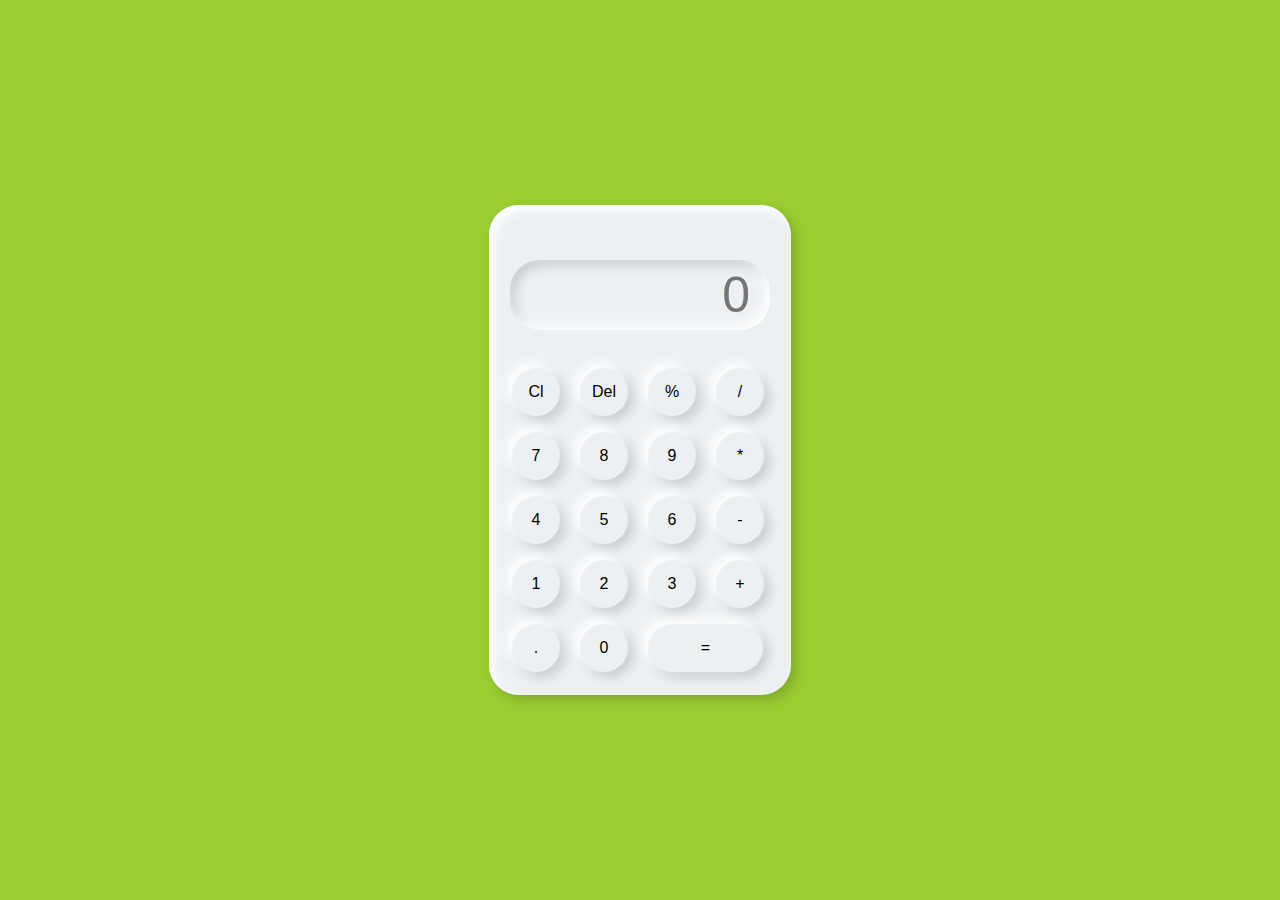
<file: Calculator/index.html>
<!DOCTYPE html>
<html lang="en">
<head>
    <meta charset="UTF-8">
    <meta name="viewport" content="width=device-width, initial-scale=1.0">
    <title>Calculator</title>
    <link rel="stylesheet" href="style.css">
</head>
<body>
    <div class="container">
        <div class="calculator">
            <input type="text" placeholder="0" id="output-screen">
            <button onclick="Clear()">Cl</button>
            <button onclick="del()">Del</button>
            <button onclick="display('%')">%</button>
            <button onclick="display('/')">/</button>
            <button onclick="display('7')">7</button>
            <button onclick="display('8')">8</button>
            <button onclick="display('9')">9</button>
            <button onclick="display('*')">*</button>
            <button onclick="display('4')">4</button>
            <button onclick="display('5')">5</button>
            <button onclick="display('6')">6</button>
            <button onclick="display('-')">-</button>
            <button onclick="display('1')">1</button>
            <button onclick="display('2')">2</button>
            <button onclick="display('3')">3</button>
            <button onclick="display('+')">+</button>
            <button onclick="display('.')">.</button>
            <button onclick="display('0')">0</button>
            <button onclick="calculate()" class="equal">=</button>
        </div>
    </div>
    <script src="script.js"></script>
</body>
</html>
</file>
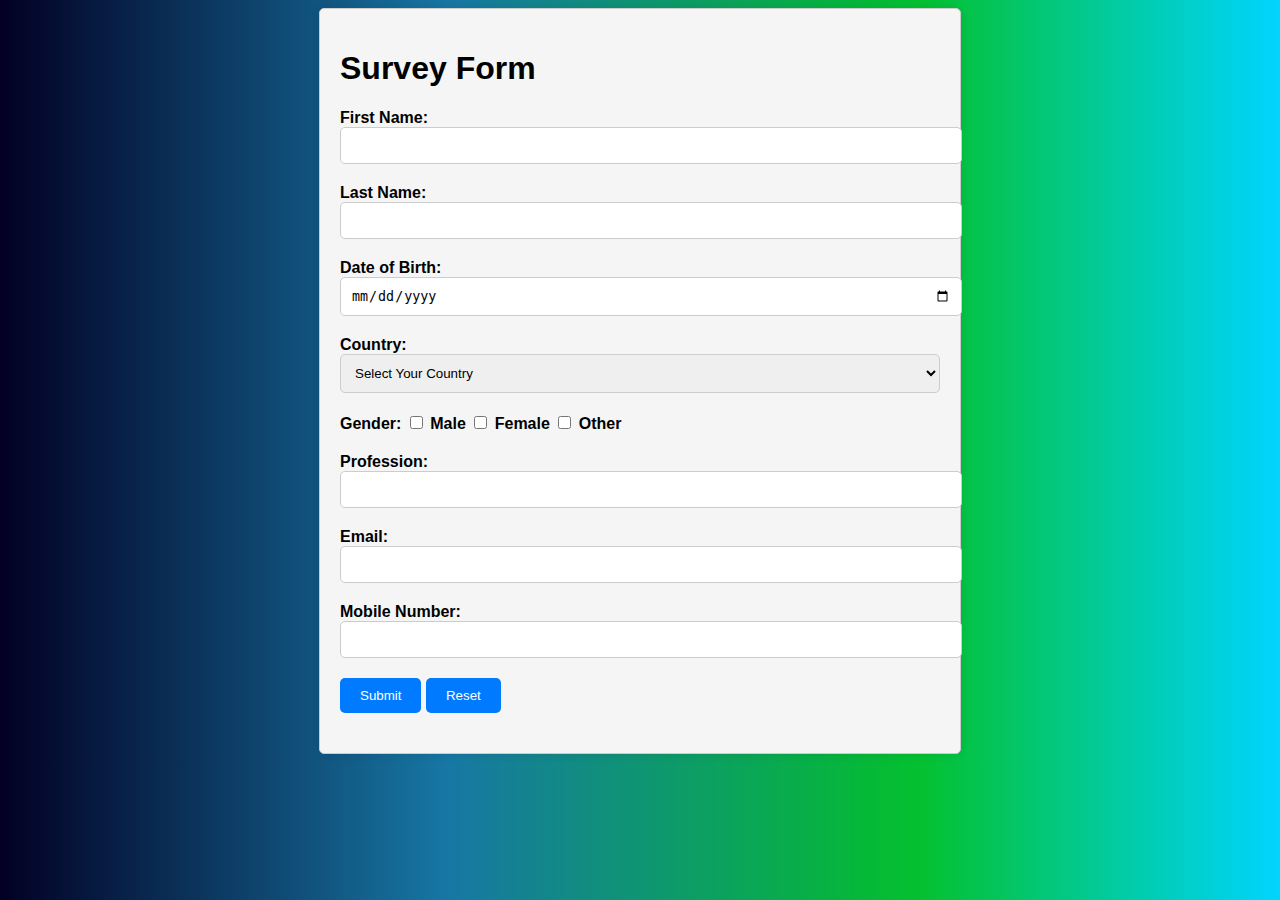
<file: Survey Form/index.html>
<!DOCTYPE html>
<html lang="en">
<head>
    <meta charset="UTF-8">
    <meta name="viewport" content="width=device-width, initial-scale=1.0">
    <link rel="stylesheet" href="style.css">
    <title>Survey Form</title>
</head>
<body>
    <div class="container">
        <h1>Survey Form</h1>
        <form id="surveyForm">
            <div class="form-group">
                <label for="firstName">First Name:</label>
                <input type="text" id="firstName" required>
            </div>
            <div class="form-group">
                <label for="lastName">Last Name:</label>
                <input type="text" id="lastName" required>
            </div>
            <div class="form-group">
                <label for="dob">Date of Birth:</label>
                <input type="date" id="dob" required>
            </div>
            <div class="form-group">
                <label for="country">Country:</label>
                <select id="country" required>
                    <option value="Select Your Country">Select Your Country</option>
                    <option value="India">India</option>
                    <option value="Australia">Australia</option>
                    <option value="Newzealand">Newzealand</option>
                    <option value="Ireland">Ireland</option>
                    <option value="Netherlands">Netherlands</option>
                    <option value="Canada">Canada</option>
                    <option value="US">US</option>
                    <option value="UK">UK</option>
                </select>
            </div>
            <div class="form-group">
                <label>Gender:</label>
                <label><input type="checkbox" name="gender" value="Male"> Male</label>
                <label><input type="checkbox" name="gender" value="Female"> Female</label>
                <label><input type="checkbox" name="gender" value="Other"> Other</label>
            </div>
            <div class="form-group">
                <label for="profession">Profession:</label>
                <input type="text" id="profession" required>
            </div>
            <div class="form-group">
                <label for="email">Email:</label>
                <input type="email" id="email" required>
            </div>
            <div class="form-group">
                <label for="mobile">Mobile Number:</label>
                <input type="tel" id="mobile" required>
            </div>
            <div class="form-group">
                <button type="submit">Submit</button>
                <button type="button" id="resetBtn">Reset</button>
            </div>
        </form>
    </div>
    
    <div id="popup" class="popup">
        <div class="popup-content">
            <span class="close">&times;</span>
            <h2>Survey Form Submission</h2>
            <div id="popupResults"></div>
        </div>
    </div>
    
    <script src="script.js"></script>
</body>
</html>
</file>
<file: Calculator/style.css>
* {
    margin: 0;
    padding: 0;
    box-sizing: border-box;
    background-color: yellowgreen;
    font-family: sans-serif;
    outline: none;
}
h1{
    text-align: center;
    color: #ffffff;
    padding:10px;
}

.container {
    height: 100vh;
    display: flex;
    justify-content: center;
    align-items: center;
}

.calculator {
    background-color: #ecf0f3;
    padding: 15px;
    border-radius: 30px;
    box-shadow: inset 5px 5px 12px #ffffff,
                      5px 5px 12px rgba(0,0,0,.16);
    display: grid;
    grid-template-columns: repeat(4, 68px);
}

input {
    grid-column: span 4;
    height: 70px;
    width: 260px;
    background-color: #ecf0f3;
    box-shadow: inset -5px -5px 12px #ffffff,
                inset  5px 5px 12px rgba(0,0,0,.16);
    border: none;
    border-radius: 30px;
    color: rgb(70, 70, 70);
    font-size: 50px;
    text-align: end;
    margin: auto;
    margin-top: 40px;
    margin-bottom: 30px;
    padding: 20px;
}

button {
    height: 48px;
    width: 48px;
    background-color: #ecf0f3;
    box-shadow: -5px -5px 12px #ffffff,
                 5px 5px 12px rgba(0,0,0,.16);
    border: none;
    border-radius: 50%;
    margin: 8px;
    font-size: 16px;
}

.equal {
    width: 115px;
    border-radius: 40px;
    background-color: #ecf0f3;
    box-shadow: -5px -5px 12px #ffffff,
                 5px 5px 12px rgba(0,0,0,.16);
}
</file>
<file: Survey Form/style.css>
body {
    font-family: Arial, sans-serif;
    background: rgb(2,0,36);
background: linear-gradient(90deg, rgba(2,0,36,1) 0%, rgba(23,119,164,1) 35%, rgba(12,159,98,1) 55%, rgba(5,185,55,1) 68%, rgba(5,189,52,1) 70%, rgba(4,193,48,1) 72%, rgba(0,212,255,1) 100%, rgba(0,212,255,1) 111%);
}

.container {
    max-width: 600px;
    margin: 0 auto;
    padding: 20px;
    background-color: #f5f5f5;
    border: 1px solid #ccc;
    border-radius: 5px;
    box-shadow: 0 0 10px rgba(0, 0, 0, 0.1);
}

.form-group {
    margin-bottom: 20px;
}

label {
    font-weight: bold;
}

input[type="text"],
input[type="date"],
select,
input[type="email"],
input[type="tel"] {
    width: 100%;
    padding: 10px;
    border: 1px solid #ccc;
    border-radius: 5px;
}

button {
    padding: 10px 20px;
    background-color: #007BFF;
    color: #fff;
    border: none;
    border-radius: 5px;
    cursor: pointer;
}

.popup {
    display: none;
    position: fixed;
    top: 50%;
    left: 50%;
    transform: translate(-50%, -50%);
    background-color: rgba(0, 0, 0, 0.7);
    justify-content: center;
    align-items: center;
    width: 100%;
    height: 100%;
}

.popup-content {
    background-color: #fff;
    padding: 20px;
    border-radius: 5px;
    box-shadow: 0 0 10px rgba(0, 0, 0, 0.2);
    text-align: left;
}

.close {
    position: absolute;
    top: 10px;
    right: 10px;
    font-size: 24px;
    cursor: pointer;
}
</file>
